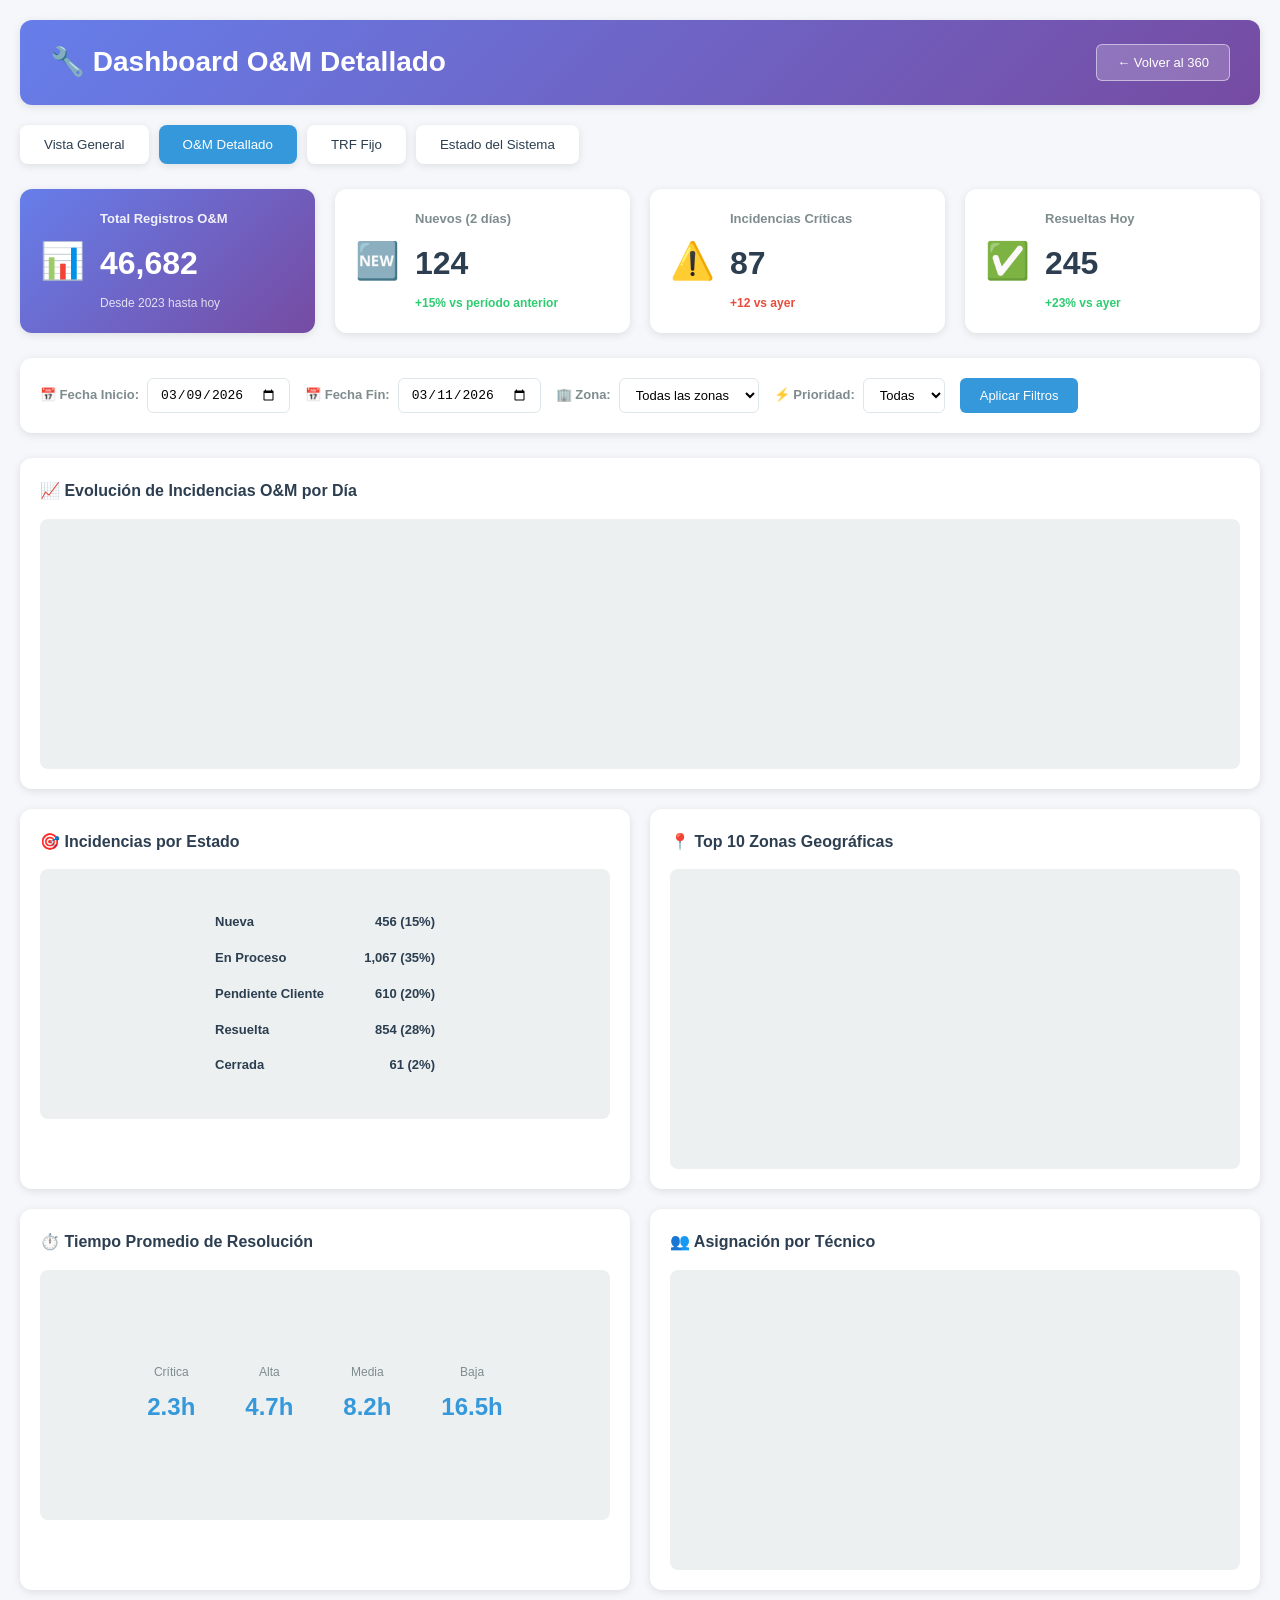
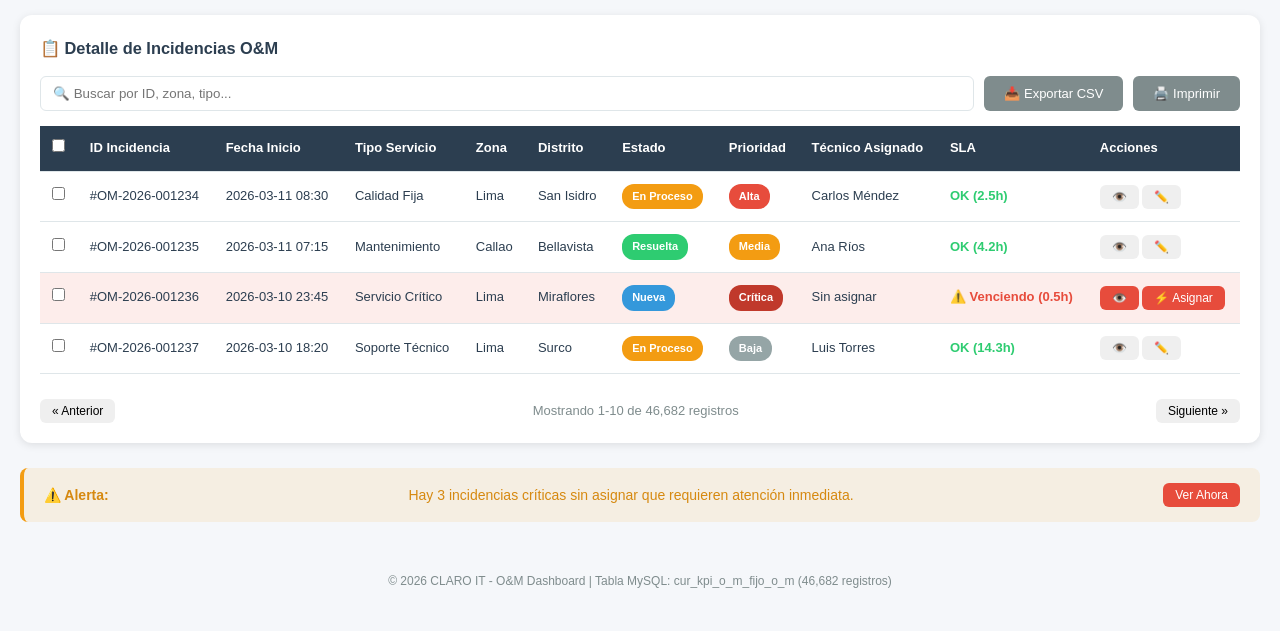
<file: dashboard/dashboard_om.html>
<!DOCTYPE html>
<html lang="es">
<head>
    <meta charset="UTF-8">
    <meta name="viewport" content="width=device-width, initial-scale=1.0">
    <title>Dashboard O&M Detallado</title>
    <link rel="stylesheet" href="styles.css">
</head>
<body>
    <div class="container">
        <header class="header">
            <div class="logo">
                <h1>🔧 Dashboard O&M Detallado</h1>
            </div>
            <div class="header-info">
                <button class="btn-back" onclick="window.location.href='index.html'">← Volver al 360</button>
            </div>
        </header>

        <nav class="nav-tabs">
            <button class="tab-btn" onclick="window.location.href='index.html'">Vista General</button>
            <button class="tab-btn active">O&M Detallado</button>
            <button class="tab-btn" onclick="window.location.href='dashboard_trf.html'">TRF Fijo</button>
            <button class="tab-btn" onclick="window.location.href='system_status.html'">Estado del Sistema</button>
        </nav>

        <!-- O&M Specific KPIs -->
        <section class="kpi-grid">
            <div class="kpi-card highlight">
                <div class="kpi-icon">📊</div>
                <div class="kpi-content">
                    <h3>Total Registros O&M</h3>
                    <div class="kpi-value">46,682</div>
                    <div class="kpi-subtext">Desde 2023 hasta hoy</div>
                </div>
            </div>

            <div class="kpi-card">
                <div class="kpi-icon">🆕</div>
                <div class="kpi-content">
                    <h3>Nuevos (2 días)</h3>
                    <div class="kpi-value">124</div>
                    <div class="kpi-change positive">+15% vs período anterior</div>
                </div>
            </div>

            <div class="kpi-card">
                <div class="kpi-icon">⚠️</div>
                <div class="kpi-content">
                    <h3>Incidencias Críticas</h3>
                    <div class="kpi-value">87</div>
                    <div class="kpi-change negative">+12 vs ayer</div>
                </div>
            </div>

            <div class="kpi-card">
                <div class="kpi-icon">✅</div>
                <div class="kpi-content">
                    <h3>Resueltas Hoy</h3>
                    <div class="kpi-value">245</div>
                    <div class="kpi-change positive">+23% vs ayer</div>
                </div>
            </div>
        </section>

        <!-- Date Filters -->
        <section class="filters">
            <div class="filter-group">
                <label>📅 Fecha Inicio:</label>
                <input type="date" id="startDate" value="2026-03-09">
            </div>
            <div class="filter-group">
                <label>📅 Fecha Fin:</label>
                <input type="date" id="endDate" value="2026-03-11">
            </div>
            <div class="filter-group">
                <label>🏢 Zona:</label>
                <select id="zoneFilter">
                    <option value="all">Todas las zonas</option>
                    <option value="lima">Lima</option>
                    <option value="callao">Callao</option>
                    <option value="provincias">Provincias</option>
                </select>
            </div>
            <div class="filter-group">
                <label>⚡ Prioridad:</label>
                <select id="priorityFilter">
                    <option value="all">Todas</option>
                    <option value="high">Alta</option>
                    <option value="medium">Media</option>
                    <option value="low">Baja</option>
                </select>
            </div>
            <button class="btn-primary" onclick="applyFilters()">Aplicar Filtros</button>
        </section>

        <!-- Detailed Charts -->
        <section class="charts-grid">
            <div class="chart-container full-width">
                <h3>📈 Evolución de Incidencias O&M por Día</h3>
                <div class="chart-placeholder">
                    <canvas id="omTrendChart" width="800" height="250"></canvas>
                </div>
            </div>

            <div class="chart-container">
                <h3>🎯 Incidencias por Estado</h3>
                <div class="chart-placeholder">
                    <div class="stat-list">
                        <div class="stat-item">
                            <span class="stat-label">Nueva</span>
                            <div class="stat-bar">
                                <div class="stat-fill" style="width: 15%; background: #3498db;"></div>
                            </div>
                            <span class="stat-value">456 (15%)</span>
                        </div>
                        <div class="stat-item">
                            <span class="stat-label">En Proceso</span>
                            <div class="stat-bar">
                                <div class="stat-fill" style="width: 35%; background: #f39c12;"></div>
                            </div>
                            <span class="stat-value">1,067 (35%)</span>
                        </div>
                        <div class="stat-item">
                            <span class="stat-label">Pendiente Cliente</span>
                            <div class="stat-bar">
                                <div class="stat-fill" style="width: 20%; background: #9b59b6;"></div>
                            </div>
                            <span class="stat-value">610 (20%)</span>
                        </div>
                        <div class="stat-item">
                            <span class="stat-label">Resuelta</span>
                            <div class="stat-bar">
                                <div class="stat-fill" style="width: 28%; background: #2ecc71;"></div>
                            </div>
                            <span class="stat-value">854 (28%)</span>
                        </div>
                        <div class="stat-item">
                            <span class="stat-label">Cerrada</span>
                            <div class="stat-bar">
                                <div class="stat-fill" style="width: 2%; background: #95a5a6;"></div>
                            </div>
                            <span class="stat-value">61 (2%)</span>
                        </div>
                    </div>
                </div>
            </div>

            <div class="chart-container">
                <h3>📍 Top 10 Zonas Geográficas</h3>
                <div class="chart-placeholder">
                    <canvas id="omZoneChart" width="400" height="300"></canvas>
                </div>
            </div>

            <div class="chart-container">
                <h3>⏱️ Tiempo Promedio de Resolución</h3>
                <div class="chart-placeholder">
                    <div class="avg-time-display">
                        <div class="time-card">
                            <span class="time-label">Crítica</span>
                            <span class="time-value">2.3h</span>
                        </div>
                        <div class="time-card">
                            <span class="time-label">Alta</span>
                            <span class="time-value">4.7h</span>
                        </div>
                        <div class="time-card">
                            <span class="time-label">Media</span>
                            <span class="time-value">8.2h</span>
                        </div>
                        <div class="time-card">
                            <span class="time-label">Baja</span>
                            <span class="time-value">16.5h</span>
                        </div>
                    </div>
                </div>
            </div>

            <div class="chart-container">
                <h3>👥 Asignación por Técnico</h3>
                <div class="chart-placeholder">
                    <canvas id="technicianChart" width="400" height="300"></canvas>
                </div>
            </div>
        </section>

        <!-- Detailed Table -->
        <section class="data-table-section">
            <h3>📋 Detalle de Incidencias O&M</h3>
            <div class="table-controls">
                <input type="text" id="searchOMTable" placeholder="🔍 Buscar por ID, zona, tipo..." onkeyup="filterTable()">
                <button class="btn-secondary" onclick="exportOMData()">📥 Exportar CSV</button>
                <button class="btn-secondary" onclick="printReport()">🖨️ Imprimir</button>
            </div>
            <div class="table-wrapper">
                <table class="data-table detailed-table">
                    <thead>
                        <tr>
                            <th><input type="checkbox" id="selectAll"></th>
                            <th>ID Incidencia</th>
                            <th>Fecha Inicio</th>
                            <th>Tipo Servicio</th>
                            <th>Zona</th>
                            <th>Distrito</th>
                            <th>Estado</th>
                            <th>Prioridad</th>
                            <th>Técnico Asignado</th>
                            <th>SLA</th>
                            <th>Acciones</th>
                        </tr>
                    </thead>
                    <tbody>
                        <tr>
                            <td><input type="checkbox"></td>
                            <td>#OM-2026-001234</td>
                            <td>2026-03-11 08:30</td>
                            <td>Calidad Fija</td>
                            <td>Lima</td>
                            <td>San Isidro</td>
                            <td><span class="status-badge status-pending">En Proceso</span></td>
                            <td><span class="priority high">Alta</span></td>
                            <td>Carlos Méndez</td>
                            <td><span class="sla-ok">OK (2.5h)</span></td>
                            <td>
                                <button class="btn-sm" onclick="viewDetails('OM-001234')">👁️</button>
                                <button class="btn-sm" onclick="editIncident('OM-001234')">✏️</button>
                            </td>
                        </tr>
                        <tr>
                            <td><input type="checkbox"></td>
                            <td>#OM-2026-001235</td>
                            <td>2026-03-11 07:15</td>
                            <td>Mantenimiento</td>
                            <td>Callao</td>
                            <td>Bellavista</td>
                            <td><span class="status-badge status-resolved">Resuelta</span></td>
                            <td><span class="priority medium">Media</span></td>
                            <td>Ana Ríos</td>
                            <td><span class="sla-ok">OK (4.2h)</span></td>
                            <td>
                                <button class="btn-sm" onclick="viewDetails('OM-001235')">👁️</button>
                                <button class="btn-sm" onclick="editIncident('OM-001235')">✏️</button>
                            </td>
                        </tr>
                        <tr class="row-alert">
                            <td><input type="checkbox"></td>
                            <td>#OM-2026-001236</td>
                            <td>2026-03-10 23:45</td>
                            <td>Servicio Crítico</td>
                            <td>Lima</td>
                            <td>Miraflores</td>
                            <td><span class="status-badge status-new">Nueva</span></td>
                            <td><span class="priority critical">Crítica</span></td>
                            <td>Sin asignar</td>
                            <td><span class="sla-warning">⚠️ Venciendo (0.5h)</span></td>
                            <td>
                                <button class="btn-sm btn-urgent" onclick="viewDetails('OM-001236')">👁️</button>
                                <button class="btn-sm btn-urgent" onclick="assignUrgent('OM-001236')">⚡ Asignar</button>
                            </td>
                        </tr>
                        <tr>
                            <td><input type="checkbox"></td>
                            <td>#OM-2026-001237</td>
                            <td>2026-03-10 18:20</td>
                            <td>Soporte Técnico</td>
                            <td>Lima</td>
                            <td>Surco</td>
                            <td><span class="status-badge status-pending">En Proceso</span></td>
                            <td><span class="priority low">Baja</span></td>
                            <td>Luis Torres</td>
                            <td><span class="sla-ok">OK (14.3h)</span></td>
                            <td>
                                <button class="btn-sm" onclick="viewDetails('OM-001237')">👁️</button>
                                <button class="btn-sm" onclick="editIncident('OM-001237')">✏️</button>
                            </td>
                        </tr>
                    </tbody>
                </table>
            </div>
            <div class="pagination">
                <button class="btn-sm">« Anterior</button>
                <span class="page-info">Mostrando 1-10 de 46,682 registros</span>
                <button class="btn-sm">Siguiente »</button>
            </div>
        </section>

        <!-- Alert Section -->
        <section class="alert-section">
            <div class="alert alert-warning">
                <strong>⚠️ Alerta:</strong> Hay 3 incidencias críticas sin asignar que requieren atención inmediata.
                <button class="btn-sm btn-alert">Ver Ahora</button>
            </div>
        </section>

        <footer class="footer">
            <p>© 2026 CLARO IT - O&M Dashboard | Tabla MySQL: cur_kpi_o_m_fijo_o_m (46,682 registros)</p>
        </footer>
    </div>

    <script src="dashboard.js"></script>
</body>
</html>
</file>
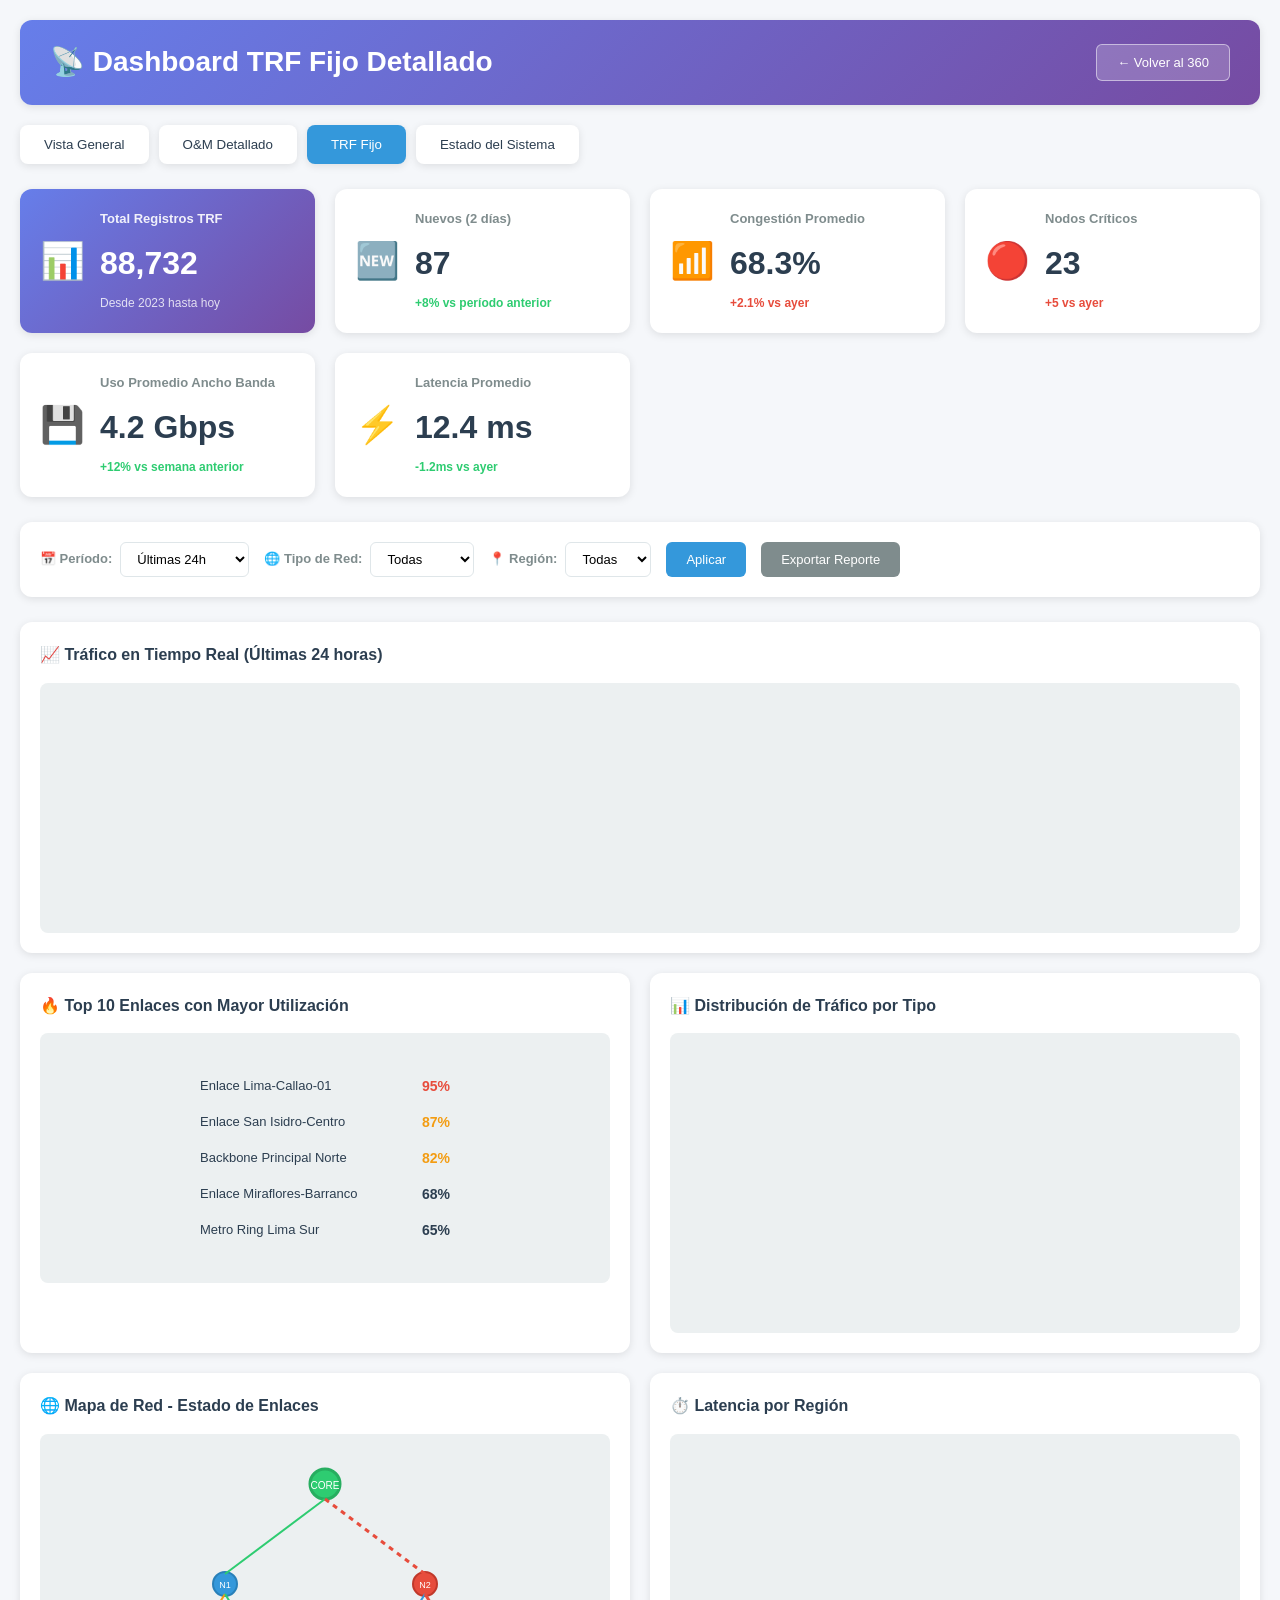
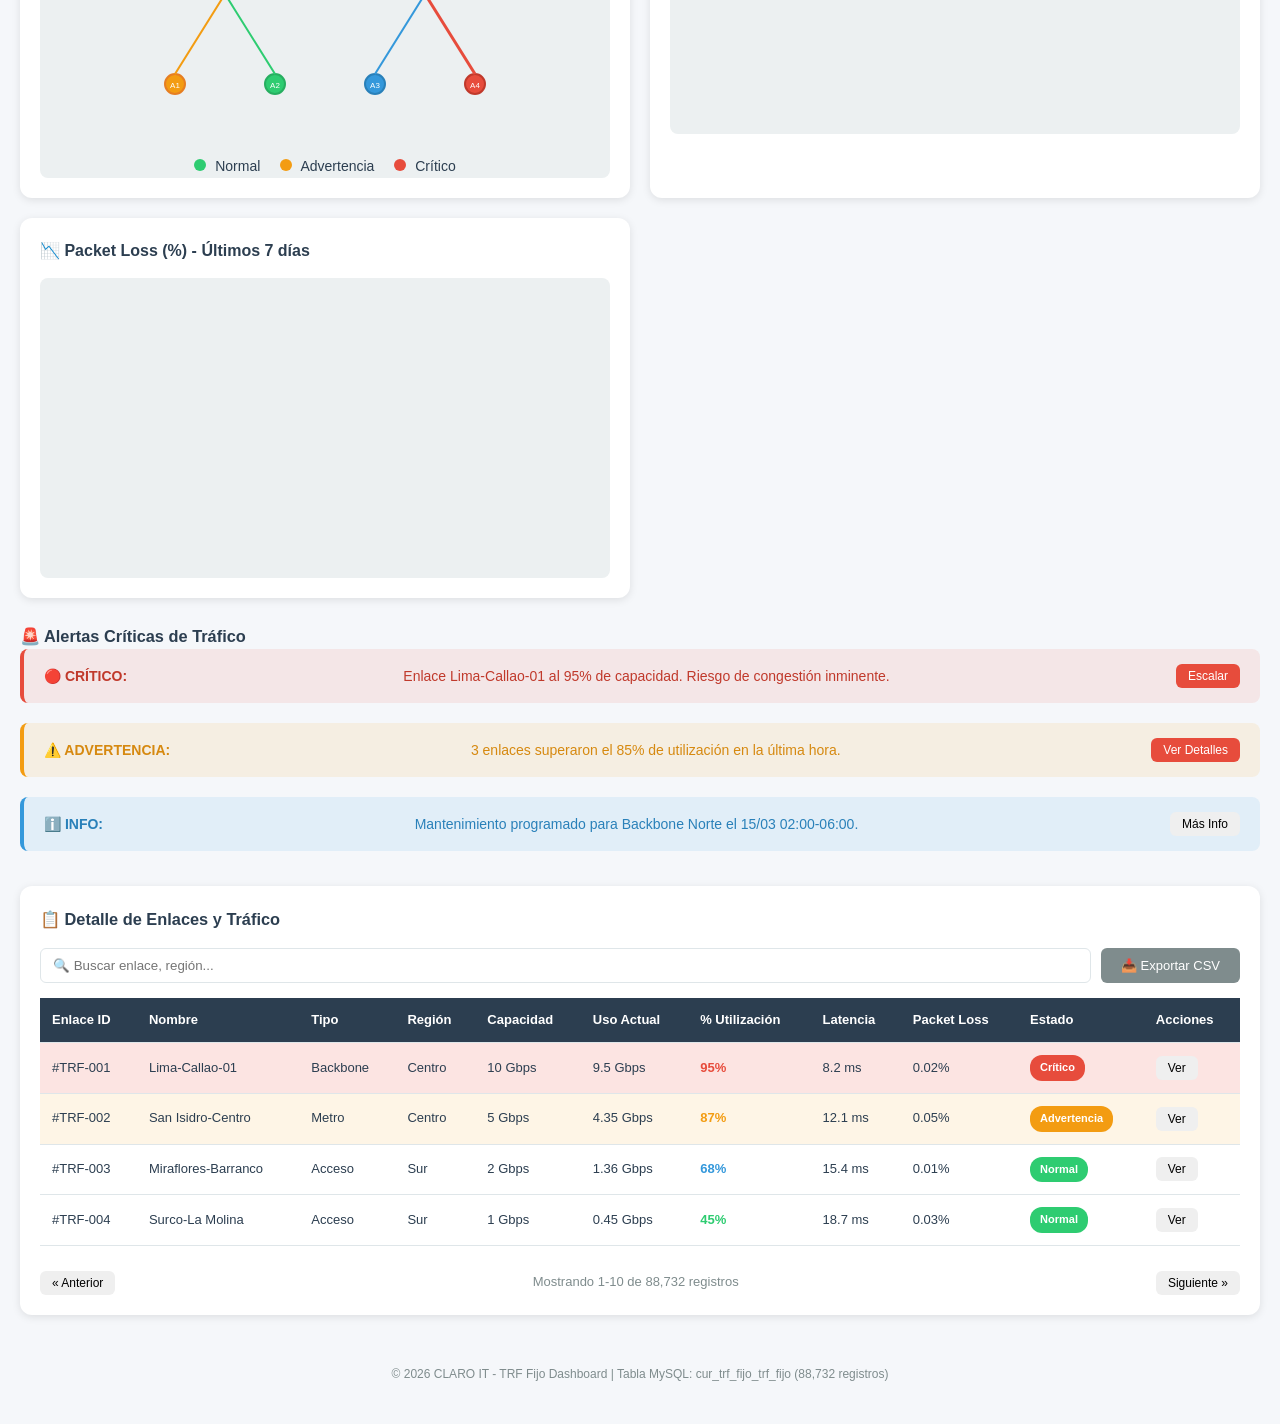
<file: dashboard/dashboard_trf.html>
<!DOCTYPE html>
<html lang="es">
<head>
    <meta charset="UTF-8">
    <meta name="viewport" content="width=device-width, initial-scale=1.0">
    <title>Dashboard TRF Fijo Detallado</title>
    <link rel="stylesheet" href="styles.css">
</head>
<body>
    <div class="container">
        <header class="header">
            <div class="logo">
                <h1>📡 Dashboard TRF Fijo Detallado</h1>
            </div>
            <div class="header-info">
                <button class="btn-back" onclick="window.location.href='index.html'">← Volver al 360</button>
            </div>
        </header>

        <nav class="nav-tabs">
            <button class="tab-btn" onclick="window.location.href='index.html'">Vista General</button>
            <button class="tab-btn" onclick="window.location.href='dashboard_om.html'">O&M Detallado</button>
            <button class="tab-btn active">TRF Fijo</button>
            <button class="tab-btn" onclick="window.location.href='system_status.html'">Estado del Sistema</button>
        </nav>

        <!-- TRF Specific KPIs -->
        <section class="kpi-grid">
            <div class="kpi-card highlight">
                <div class="kpi-icon">📊</div>
                <div class="kpi-content">
                    <h3>Total Registros TRF</h3>
                    <div class="kpi-value">88,732</div>
                    <div class="kpi-subtext">Desde 2023 hasta hoy</div>
                </div>
            </div>

            <div class="kpi-card">
                <div class="kpi-icon">🆕</div>
                <div class="kpi-content">
                    <h3>Nuevos (2 días)</h3>
                    <div class="kpi-value">87</div>
                    <div class="kpi-change positive">+8% vs período anterior</div>
                </div>
            </div>

            <div class="kpi-card">
                <div class="kpi-icon">📶</div>
                <div class="kpi-content">
                    <h3>Congestión Promedio</h3>
                    <div class="kpi-value">68.3%</div>
                    <div class="kpi-change negative">+2.1% vs ayer</div>
                </div>
            </div>

            <div class="kpi-card">
                <div class="kpi-icon">🔴</div>
                <div class="kpi-content">
                    <h3>Nodos Críticos</h3>
                    <div class="kpi-value">23</div>
                    <div class="kpi-change negative">+5 vs ayer</div>
                </div>
            </div>

            <div class="kpi-card">
                <div class="kpi-icon">💾</div>
                <div class="kpi-content">
                    <h3>Uso Promedio Ancho Banda</h3>
                    <div class="kpi-value">4.2 Gbps</div>
                    <div class="kpi-change positive">+12% vs semana anterior</div>
                </div>
            </div>

            <div class="kpi-card">
                <div class="kpi-icon">⚡</div>
                <div class="kpi-content">
                    <h3>Latencia Promedio</h3>
                    <div class="kpi-value">12.4 ms</div>
                    <div class="kpi-change positive">-1.2ms vs ayer</div>
                </div>
            </div>
        </section>

        <!-- Filters -->
        <section class="filters">
            <div class="filter-group">
                <label>📅 Período:</label>
                <select id="periodFilter">
                    <option value="realtime">Tiempo Real</option>
                    <option value="1h">Última Hora</option>
                    <option value="24h" selected>Últimas 24h</option>
                    <option value="7d">Últimos 7 días</option>
                </select>
            </div>
            <div class="filter-group">
                <label>🌐 Tipo de Red:</label>
                <select id="networkType">
                    <option value="all">Todas</option>
                    <option value="backbone">Backbone</option>
                    <option value="metro">Metro</option>
                    <option value="access">Acceso</option>
                </select>
            </div>
            <div class="filter-group">
                <label>📍 Región:</label>
                <select id="regionFilter">
                    <option value="all">Todas</option>
                    <option value="norte">Norte</option>
                    <option value="centro">Centro</option>
                    <option value="sur">Sur</option>
                </select>
            </div>
            <button class="btn-primary">Aplicar</button>
            <button class="btn-secondary">Exportar Reporte</button>
        </section>

        <!-- Real-time Traffic Charts -->
        <section class="charts-grid">
            <div class="chart-container full-width">
                <h3>📈 Tráfico en Tiempo Real (Últimas 24 horas)</h3>
                <div class="chart-placeholder">
                    <canvas id="trfRealtimeChart" width="800" height="250"></canvas>
                </div>
            </div>

            <div class="chart-container">
                <h3>🔥 Top 10 Enlaces con Mayor Utilización</h3>
                <div class="chart-placeholder">
                    <div class="traffic-list">
                        <div class="traffic-item critical">
                            <span class="traffic-name">Enlace Lima-Callao-01</span>
                            <div class="traffic-bar">
                                <div class="traffic-fill" style="width: 95%; background: #e74c3c;"></div>
                            </div>
                            <span class="traffic-value">95%</span>
                        </div>
                        <div class="traffic-item warning">
                            <span class="traffic-name">Enlace San Isidro-Centro</span>
                            <div class="traffic-bar">
                                <div class="traffic-fill" style="width: 87%; background: #f39c12;"></div>
                            </div>
                            <span class="traffic-value">87%</span>
                        </div>
                        <div class="traffic-item warning">
                            <span class="traffic-name">Backbone Principal Norte</span>
                            <div class="traffic-bar">
                                <div class="traffic-fill" style="width: 82%; background: #f39c12;"></div>
                            </div>
                            <span class="traffic-value">82%</span>
                        </div>
                        <div class="traffic-item normal">
                            <span class="traffic-name">Enlace Miraflores-Barranco</span>
                            <div class="traffic-bar">
                                <div class="traffic-fill" style="width: 68%; background: #3498db;"></div>
                            </div>
                            <span class="traffic-value">68%</span>
                        </div>
                        <div class="traffic-item normal">
                            <span class="traffic-name">Metro Ring Lima Sur</span>
                            <div class="traffic-bar">
                                <div class="traffic-fill" style="width: 65%; background: #3498db;"></div>
                            </div>
                            <span class="traffic-value">65%</span>
                        </div>
                    </div>
                </div>
            </div>

            <div class="chart-container">
                <h3>📊 Distribución de Tráfico por Tipo</h3>
                <div class="chart-placeholder">
                    <canvas id="trfTypeChart" width="300" height="300"></canvas>
                </div>
            </div>

            <div class="chart-container">
                <h3>🌐 Mapa de Red - Estado de Enlaces</h3>
                <div class="chart-placeholder">
                    <div class="network-map">
                        <svg width="100%" height="300" viewBox="0 0 400 300">
                            <!-- Nodos principales -->
                            <circle cx="200" cy="50" r="15" fill="#2ecc71" stroke="#27ae60" stroke-width="3"/>
                            <text x="200" y="55" text-anchor="middle" fill="white" font-size="10">CORE</text>
                            
                            <circle cx="100" cy="150" r="12" fill="#3498db" stroke="#2980b9" stroke-width="2"/>
                            <text x="100" y="154" text-anchor="middle" fill="white" font-size="9">N1</text>
                            
                            <circle cx="300" cy="150" r="12" fill="#e74c3c" stroke="#c0392b" stroke-width="2"/>
                            <text x="300" y="154" text-anchor="middle" fill="white" font-size="9">N2</text>
                            
                            <circle cx="50" cy="250" r="10" fill="#f39c12" stroke="#e67e22" stroke-width="2"/>
                            <text x="50" y="254" text-anchor="middle" fill="white" font-size="8">A1</text>
                            
                            <circle cx="150" cy="250" r="10" fill="#2ecc71" stroke="#27ae60" stroke-width="2"/>
                            <text x="150" y="254" text-anchor="middle" fill="white" font-size="8">A2</text>
                            
                            <circle cx="250" cy="250" r="10" fill="#3498db" stroke="#2980b9" stroke-width="2"/>
                            <text x="250" y="254" text-anchor="middle" fill="white" font-size="8">A3</text>
                            
                            <circle cx="350" cy="250" r="10" fill="#e74c3c" stroke="#c0392b" stroke-width="2"/>
                            <text x="350" y="254" text-anchor="middle" fill="white" font-size="8">A4</text>
                            
                            <!-- Enlaces -->
                            <line x1="200" y1="65" x2="100" y2="140" stroke="#2ecc71" stroke-width="2"/>
                            <line x1="200" y1="65" x2="300" y2="140" stroke="#e74c3c" stroke-width="3" stroke-dasharray="5,5"/>
                            
                            <line x1="100" y1="160" x2="50" y2="240" stroke="#f39c12" stroke-width="2"/>
                            <line x1="100" y1="160" x2="150" y2="240" stroke="#2ecc71" stroke-width="2"/>
                            
                            <line x1="300" y1="160" x2="250" y2="240" stroke="#3498db" stroke-width="2"/>
                            <line x1="300" y1="160" x2="350" y2="240" stroke="#e74c3c" stroke-width="3"/>
                        </svg>
                        <div class="legend">
                            <span><span class="dot green"></span> Normal</span>
                            <span><span class="dot orange"></span> Advertencia</span>
                            <span><span class="dot red"></span> Crítico</span>
                        </div>
                    </div>
                </div>
            </div>

            <div class="chart-container">
                <h3>⏱️ Latencia por Región</h3>
                <div class="chart-placeholder">
                    <canvas id="latencyChart" width="400" height="300"></canvas>
                </div>
            </div>

            <div class="chart-container">
                <h3>📉 Packet Loss (%) - Últimos 7 días</h3>
                <div class="chart-placeholder">
                    <canvas id="packetLossChart" width="400" height="300"></canvas>
                </div>
            </div>
        </section>

        <!-- Critical Alerts -->
        <section class="alert-section">
            <h3>🚨 Alertas Críticas de Tráfico</h3>
            <div class="alerts-grid">
                <div class="alert alert-critical">
                    <strong>🔴 CRÍTICO:</strong> Enlace Lima-Callao-01 al 95% de capacidad. Riesgo de congestión inminente.
                    <button class="btn-sm btn-alert">Escalar</button>
                </div>
                <div class="alert alert-warning">
                    <strong>⚠️ ADVERTENCIA:</strong> 3 enlaces superaron el 85% de utilización en la última hora.
                    <button class="btn-sm btn-alert">Ver Detalles</button>
                </div>
                <div class="alert alert-info">
                    <strong>ℹ️ INFO:</strong> Mantenimiento programado para Backbone Norte el 15/03 02:00-06:00.
                    <button class="btn-sm">Más Info</button>
                </div>
            </div>
        </section>

        <!-- Detailed Traffic Table -->
        <section class="data-table-section">
            <h3>📋 Detalle de Enlaces y Tráfico</h3>
            <div class="table-controls">
                <input type="text" id="searchTRFTable" placeholder="🔍 Buscar enlace, región..." onkeyup="filterTable()">
                <button class="btn-secondary">📥 Exportar CSV</button>
            </div>
            <div class="table-wrapper">
                <table class="data-table detailed-table">
                    <thead>
                        <tr>
                            <th>Enlace ID</th>
                            <th>Nombre</th>
                            <th>Tipo</th>
                            <th>Región</th>
                            <th>Capacidad</th>
                            <th>Uso Actual</th>
                            <th>% Utilización</th>
                            <th>Latencia</th>
                            <th>Packet Loss</th>
                            <th>Estado</th>
                            <th>Acciones</th>
                        </tr>
                    </thead>
                    <tbody>
                        <tr class="row-critical">
                            <td>#TRF-001</td>
                            <td>Lima-Callao-01</td>
                            <td>Backbone</td>
                            <td>Centro</td>
                            <td>10 Gbps</td>
                            <td>9.5 Gbps</td>
                            <td><span class="util-critical">95%</span></td>
                            <td>8.2 ms</td>
                            <td>0.02%</td>
                            <td><span class="status-badge status-critical">Crítico</span></td>
                            <td><button class="btn-sm">Ver</button></td>
                        </tr>
                        <tr class="row-warning">
                            <td>#TRF-002</td>
                            <td>San Isidro-Centro</td>
                            <td>Metro</td>
                            <td>Centro</td>
                            <td>5 Gbps</td>
                            <td>4.35 Gbps</td>
                            <td><span class="util-warning">87%</span></td>
                            <td>12.1 ms</td>
                            <td>0.05%</td>
                            <td><span class="status-badge status-warning">Advertencia</span></td>
                            <td><button class="btn-sm">Ver</button></td>
                        </tr>
                        <tr>
                            <td>#TRF-003</td>
                            <td>Miraflores-Barranco</td>
                            <td>Acceso</td>
                            <td>Sur</td>
                            <td>2 Gbps</td>
                            <td>1.36 Gbps</td>
                            <td><span class="util-normal">68%</span></td>
                            <td>15.4 ms</td>
                            <td>0.01%</td>
                            <td><span class="status-badge status-ok">Normal</span></td>
                            <td><button class="btn-sm">Ver</button></td>
                        </tr>
                        <tr>
                            <td>#TRF-004</td>
                            <td>Surco-La Molina</td>
                            <td>Acceso</td>
                            <td>Sur</td>
                            <td>1 Gbps</td>
                            <td>0.45 Gbps</td>
                            <td><span class="util-low">45%</span></td>
                            <td>18.7 ms</td>
                            <td>0.03%</td>
                            <td><span class="status-badge status-ok">Normal</span></td>
                            <td><button class="btn-sm">Ver</button></td>
                        </tr>
                    </tbody>
                </table>
            </div>
            <div class="pagination">
                <button class="btn-sm">« Anterior</button>
                <span class="page-info">Mostrando 1-10 de 88,732 registros</span>
                <button class="btn-sm">Siguiente »</button>
            </div>
        </section>

        <footer class="footer">
            <p>© 2026 CLARO IT - TRF Fijo Dashboard | Tabla MySQL: cur_trf_fijo_trf_fijo (88,732 registros)</p>
        </footer>
    </div>

    <script src="dashboard.js"></script>
</body>
</html>
</file>
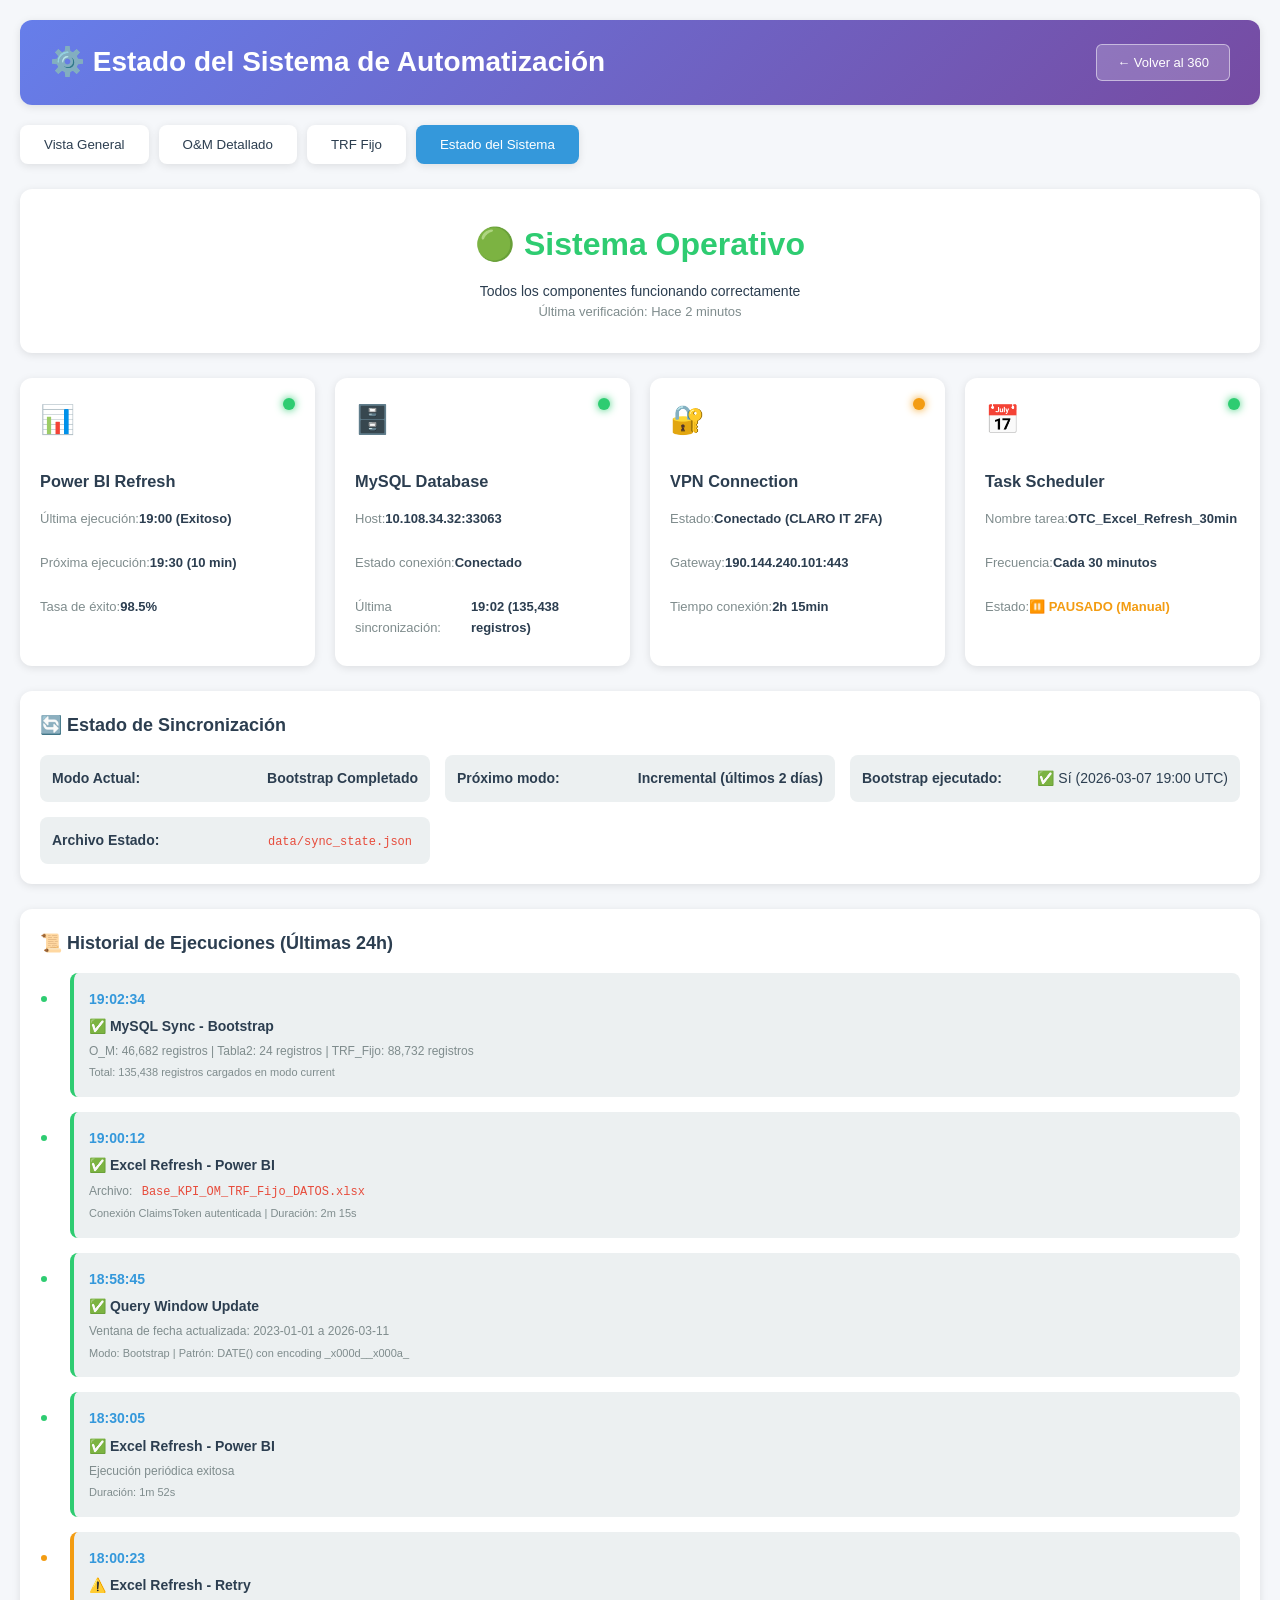
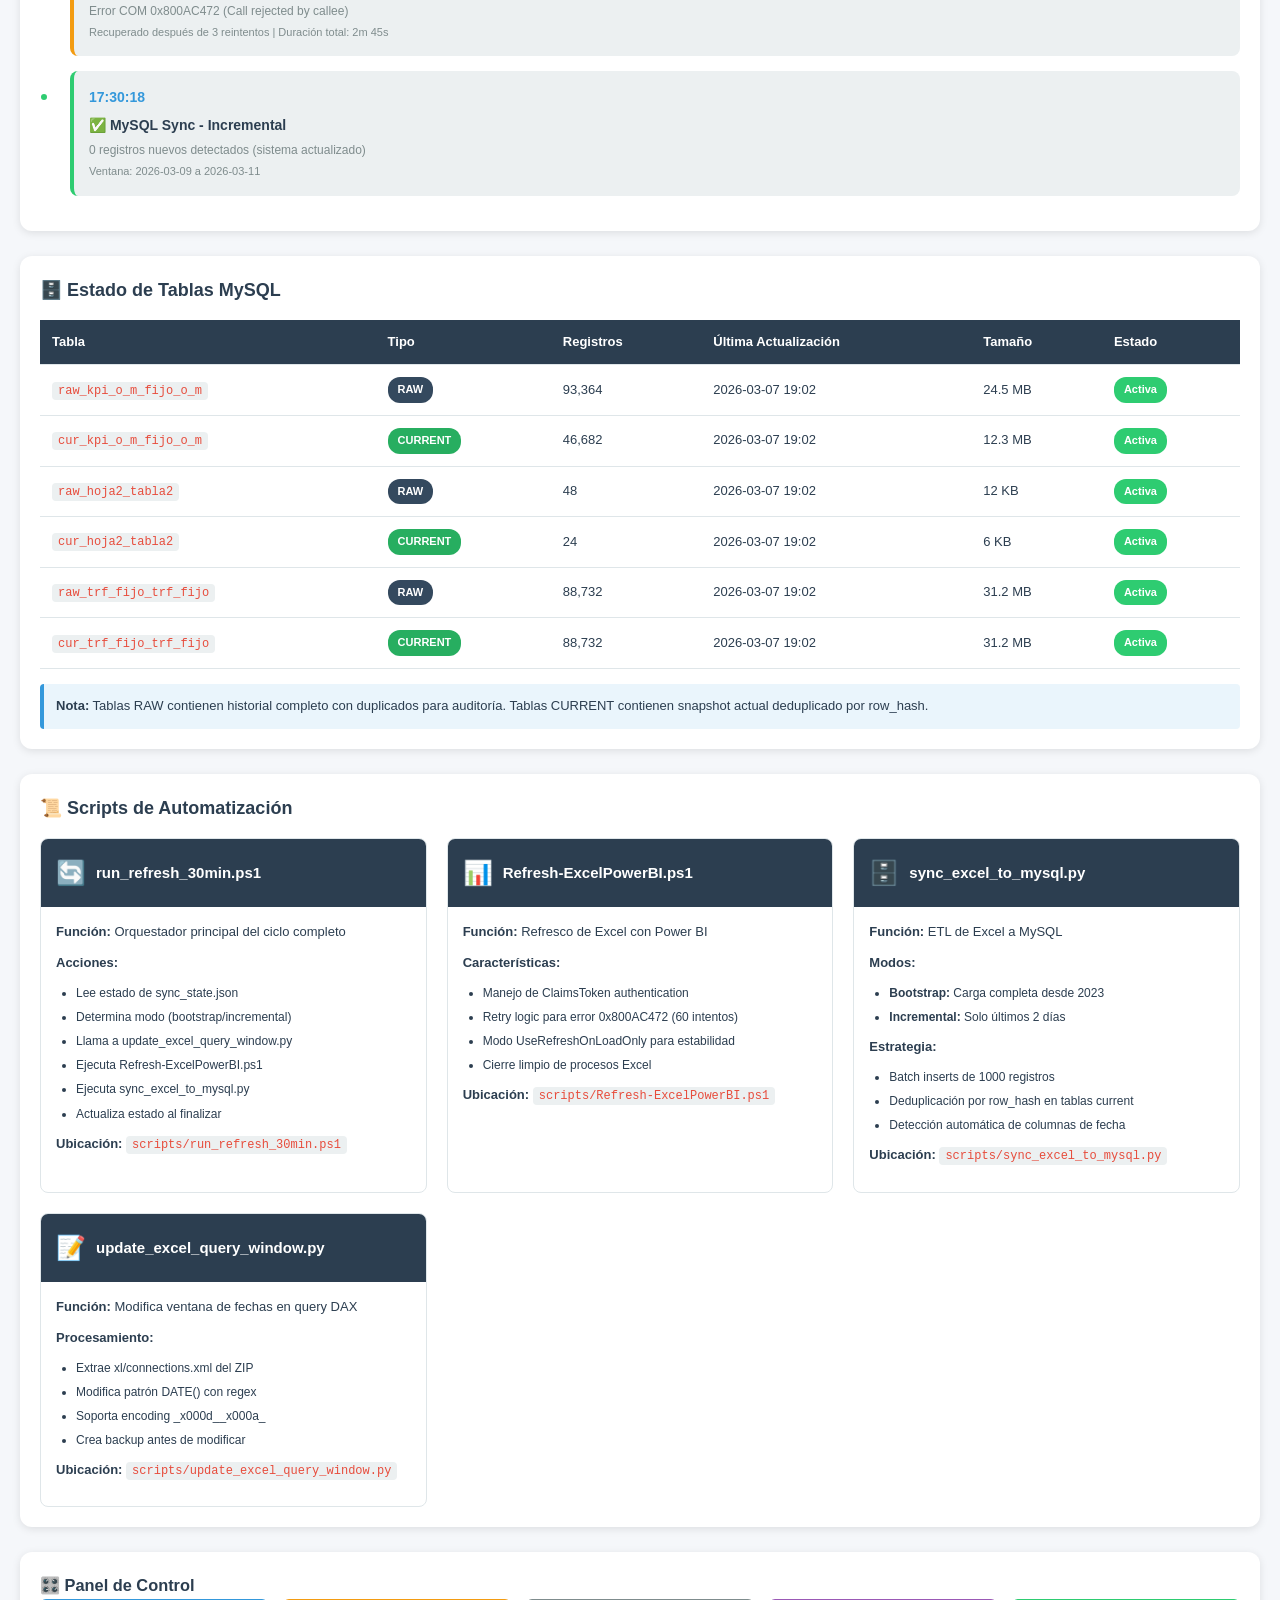
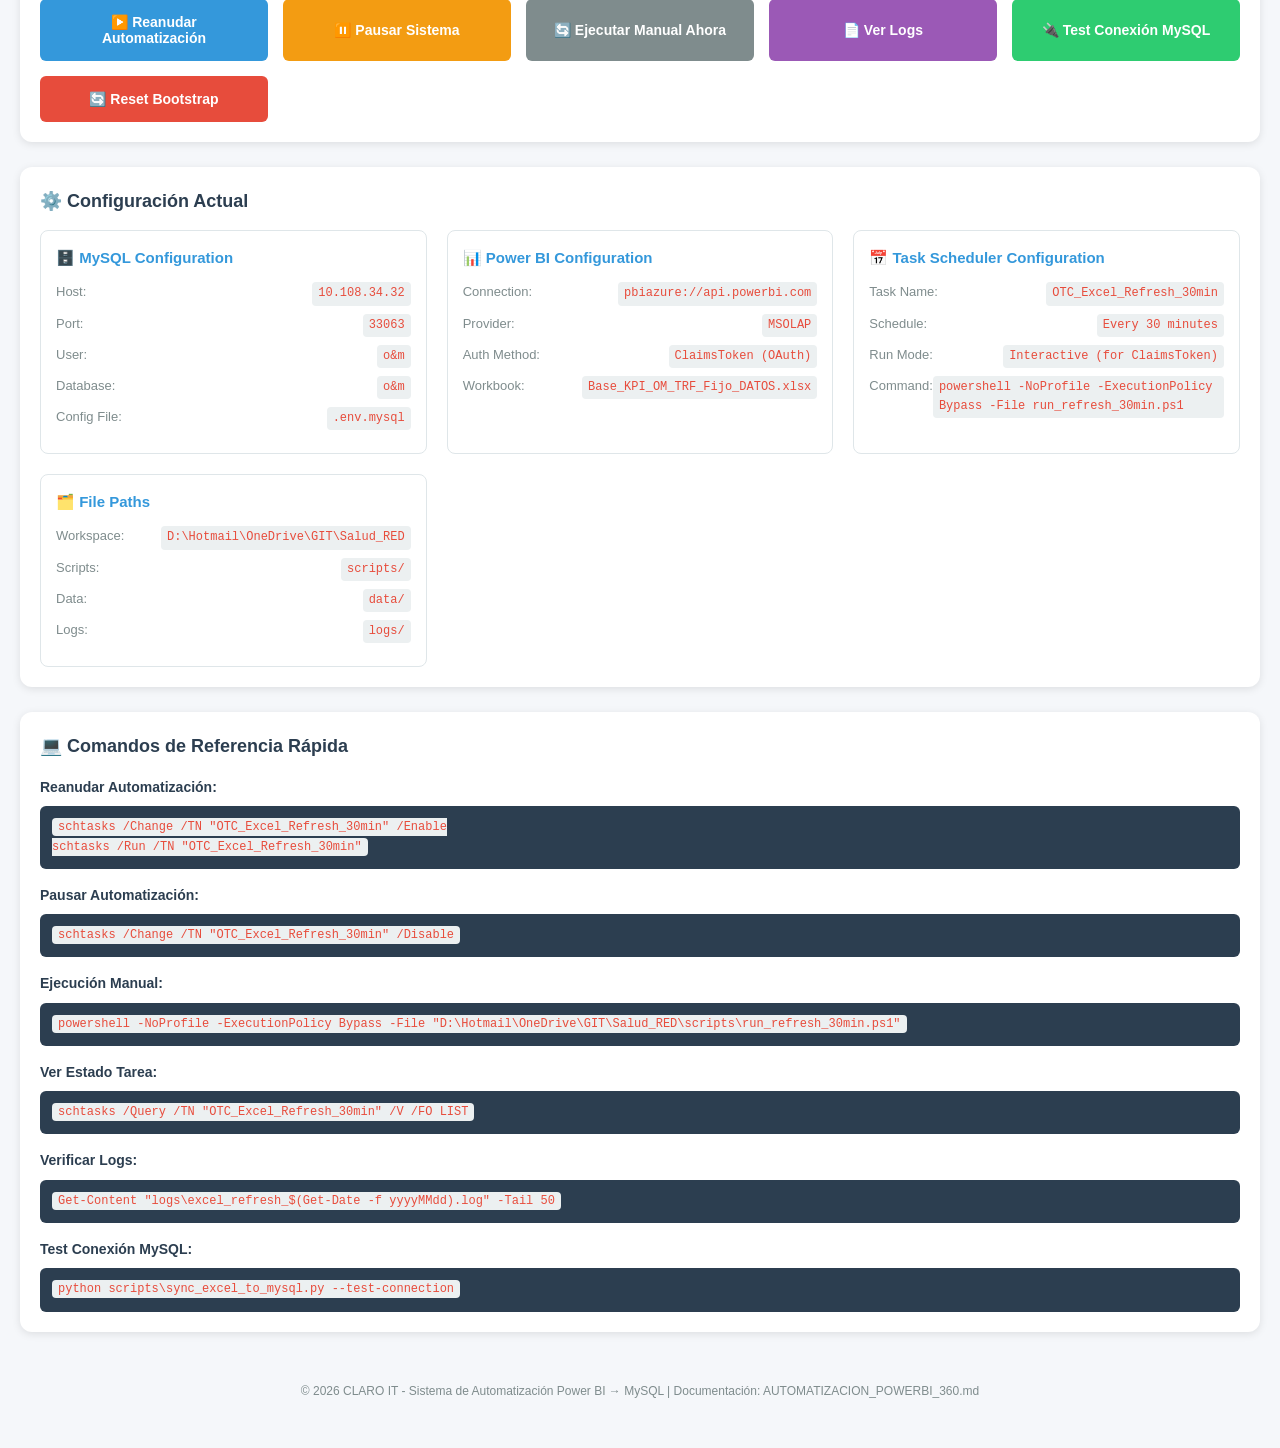
<file: dashboard/system_status.html>
<!DOCTYPE html>
<html lang="es">
<head>
    <meta charset="UTF-8">
    <meta name="viewport" content="width=device-width, initial-scale=1.0">
    <title>Estado del Sistema - Automatización</title>
    <link rel="stylesheet" href="styles.css">
</head>
<body>
    <div class="container">
        <header class="header">
            <div class="logo">
                <h1>⚙️ Estado del Sistema de Automatización</h1>
            </div>
            <div class="header-info">
                <button class="btn-back" onclick="window.location.href='index.html'">← Volver al 360</button>
            </div>
        </header>

        <nav class="nav-tabs">
            <button class="tab-btn" onclick="window.location.href='index.html'">Vista General</button>
            <button class="tab-btn" onclick="window.location.href='dashboard_om.html'">O&M Detallado</button>
            <button class="tab-btn" onclick="window.location.href='dashboard_trf.html'">TRF Fijo</button>
            <button class="tab-btn active">Estado del Sistema</button>
        </nav>

        <!-- System Status Overview -->
        <section class="system-overview">
            <div class="status-card large">
                <h2>🟢 Sistema Operativo</h2>
                <p>Todos los componentes funcionando correctamente</p>
                <div class="status-time">Última verificación: Hace 2 minutos</div>
            </div>
        </section>

        <!-- Infrastructure Components -->
        <section class="kpi-grid">
            <div class="kpi-card component-card">
                <div class="component-header">
                    <span class="component-icon">📊</span>
                    <span class="status-indicator green"></span>
                </div>
                <h3>Power BI Refresh</h3>
                <div class="component-detail">
                    <span>Última ejecución:</span>
                    <strong>19:00 (Exitoso)</strong>
                </div>
                <div class="component-detail">
                    <span>Próxima ejecución:</span>
                    <strong>19:30 (10 min)</strong>
                </div>
                <div class="component-detail">
                    <span>Tasa de éxito:</span>
                    <strong>98.5%</strong>
                </div>
            </div>

            <div class="kpi-card component-card">
                <div class="component-header">
                    <span class="component-icon">🗄️</span>
                    <span class="status-indicator green"></span>
                </div>
                <h3>MySQL Database</h3>
                <div class="component-detail">
                    <span>Host:</span>
                    <strong>10.108.34.32:33063</strong>
                </div>
                <div class="component-detail">
                    <span>Estado conexión:</span>
                    <strong>Conectado</strong>
                </div>
                <div class="component-detail">
                    <span>Última sincronización:</span>
                    <strong>19:02 (135,438 registros)</strong>
                </div>
            </div>

            <div class="kpi-card component-card">
                <div class="component-header">
                    <span class="component-icon">🔐</span>
                    <span class="status-indicator yellow"></span>
                </div>
                <h3>VPN Connection</h3>
                <div class="component-detail">
                    <span>Estado:</span>
                    <strong>Conectado (CLARO IT 2FA)</strong>
                </div>
                <div class="component-detail">
                    <span>Gateway:</span>
                    <strong>190.144.240.101:443</strong>
                </div>
                <div class="component-detail">
                    <span>Tiempo conexión:</span>
                    <strong>2h 15min</strong>
                </div>
            </div>

            <div class="kpi-card component-card">
                <div class="component-header">
                    <span class="component-icon">📅</span>
                    <span class="status-indicator green"></span>
                </div>
                <h3>Task Scheduler</h3>
                <div class="component-detail">
                    <span>Nombre tarea:</span>
                    <strong>OTC_Excel_Refresh_30min</strong>
                </div>
                <div class="component-detail">
                    <span>Frecuencia:</span>
                    <strong>Cada 30 minutos</strong>
                </div>
                <div class="component-detail">
                    <span>Estado:</span>
                    <strong class="text-warning">⏸️ PAUSADO (Manual)</strong>
                </div>
            </div>
        </section>

        <!-- Sync State -->
        <section class="system-section">
            <h3>🔄 Estado de Sincronización</h3>
            <div class="sync-state-card">
                <div class="sync-state-item">
                    <span class="sync-label">Modo Actual:</span>
                    <span class="sync-value"><strong>Bootstrap Completado</strong></span>
                </div>
                <div class="sync-state-item">
                    <span class="sync-label">Próximo modo:</span>
                    <span class="sync-value"><strong>Incremental (últimos 2 días)</strong></span>
                </div>
                <div class="sync-state-item">
                    <span class="sync-label">Bootstrap ejecutado:</span>
                    <span class="sync-value">✅ Sí (2026-03-07 19:00 UTC)</span>
                </div>
                <div class="sync-state-item">
                    <span class="sync-label">Archivo Estado:</span>
                    <span class="sync-value"><code>data/sync_state.json</code></span>
                </div>
            </div>
        </section>

        <!-- Execution History -->
        <section class="system-section">
            <h3>📜 Historial de Ejecuciones (Últimas 24h)</h3>
            <div class="execution-timeline">
                <div class="timeline-item success">
                    <div class="timeline-marker"></div>
                    <div class="timeline-content">
                        <div class="timeline-time">19:02:34</div>
                        <div class="timeline-title">✅ MySQL Sync - Bootstrap</div>
                        <div class="timeline-details">
                            <span>O_M: 46,682 registros</span> | 
                            <span>Tabla2: 24 registros</span> | 
                            <span>TRF_Fijo: 88,732 registros</span>
                        </div>
                        <div class="timeline-meta">Total: 135,438 registros cargados en modo current</div>
                    </div>
                </div>

                <div class="timeline-item success">
                    <div class="timeline-marker"></div>
                    <div class="timeline-content">
                        <div class="timeline-time">19:00:12</div>
                        <div class="timeline-title">✅ Excel Refresh - Power BI</div>
                        <div class="timeline-details">
                            Archivo: <code>Base_KPI_OM_TRF_Fijo_DATOS.xlsx</code>
                        </div>
                        <div class="timeline-meta">Conexión ClaimsToken autenticada | Duración: 2m 15s</div>
                    </div>
                </div>

                <div class="timeline-item success">
                    <div class="timeline-marker"></div>
                    <div class="timeline-content">
                        <div class="timeline-time">18:58:45</div>
                        <div class="timeline-title">✅ Query Window Update</div>
                        <div class="timeline-details">
                            Ventana de fecha actualizada: 2023-01-01 a 2026-03-11
                        </div>
                        <div class="timeline-meta">Modo: Bootstrap | Patrón: DATE() con encoding _x000d__x000a_</div>
                    </div>
                </div>

                <div class="timeline-item success">
                    <div class="timeline-marker"></div>
                    <div class="timeline-content">
                        <div class="timeline-time">18:30:05</div>
                        <div class="timeline-title">✅ Excel Refresh - Power BI</div>
                        <div class="timeline-details">
                            Ejecución periódica exitosa
                        </div>
                        <div class="timeline-meta">Duración: 1m 52s</div>
                    </div>
                </div>

                <div class="timeline-item warning">
                    <div class="timeline-marker"></div>
                    <div class="timeline-content">
                        <div class="timeline-time">18:00:23</div>
                        <div class="timeline-title">⚠️ Excel Refresh - Retry</div>
                        <div class="timeline-details">
                            Error COM 0x800AC472 (Call rejected by callee)
                        </div>
                        <div class="timeline-meta">Recuperado después de 3 reintentos | Duración total: 2m 45s</div>
                    </div>
                </div>

                <div class="timeline-item success">
                    <div class="timeline-marker"></div>
                    <div class="timeline-content">
                        <div class="timeline-time">17:30:18</div>
                        <div class="timeline-title">✅ MySQL Sync - Incremental</div>
                        <div class="timeline-details">
                            0 registros nuevos detectados (sistema actualizado)
                        </div>
                        <div class="timeline-meta">Ventana: 2026-03-09 a 2026-03-11</div>
                    </div>
                </div>
            </div>
        </section>

        <!-- Database Tables Status -->
        <section class="system-section">
            <h3>🗄️ Estado de Tablas MySQL</h3>
            <div class="table-wrapper">
                <table class="data-table system-table">
                    <thead>
                        <tr>
                            <th>Tabla</th>
                            <th>Tipo</th>
                            <th>Registros</th>
                            <th>Última Actualización</th>
                            <th>Tamaño</th>
                            <th>Estado</th>
                        </tr>
                    </thead>
                    <tbody>
                        <tr>
                            <td><code>raw_kpi_o_m_fijo_o_m</code></td>
                            <td><span class="badge badge-raw">RAW</span></td>
                            <td>93,364</td>
                            <td>2026-03-07 19:02</td>
                            <td>24.5 MB</td>
                            <td><span class="status-badge status-ok">Activa</span></td>
                        </tr>
                        <tr>
                            <td><code>cur_kpi_o_m_fijo_o_m</code></td>
                            <td><span class="badge badge-current">CURRENT</span></td>
                            <td>46,682</td>
                            <td>2026-03-07 19:02</td>
                            <td>12.3 MB</td>
                            <td><span class="status-badge status-ok">Activa</span></td>
                        </tr>
                        <tr>
                            <td><code>raw_hoja2_tabla2</code></td>
                            <td><span class="badge badge-raw">RAW</span></td>
                            <td>48</td>
                            <td>2026-03-07 19:02</td>
                            <td>12 KB</td>
                            <td><span class="status-badge status-ok">Activa</span></td>
                        </tr>
                        <tr>
                            <td><code>cur_hoja2_tabla2</code></td>
                            <td><span class="badge badge-current">CURRENT</span></td>
                            <td>24</td>
                            <td>2026-03-07 19:02</td>
                            <td>6 KB</td>
                            <td><span class="status-badge status-ok">Activa</span></td>
                        </tr>
                        <tr>
                            <td><code>raw_trf_fijo_trf_fijo</code></td>
                            <td><span class="badge badge-raw">RAW</span></td>
                            <td>88,732</td>
                            <td>2026-03-07 19:02</td>
                            <td>31.2 MB</td>
                            <td><span class="status-badge status-ok">Activa</span></td>
                        </tr>
                        <tr>
                            <td><code>cur_trf_fijo_trf_fijo</code></td>
                            <td><span class="badge badge-current">CURRENT</span></td>
                            <td>88,732</td>
                            <td>2026-03-07 19:02</td>
                            <td>31.2 MB</td>
                            <td><span class="status-badge status-ok">Activa</span></td>
                        </tr>
                    </tbody>
                </table>
            </div>
            <div class="table-note">
                <strong>Nota:</strong> Tablas RAW contienen historial completo con duplicados para auditoría. 
                Tablas CURRENT contienen snapshot actual deduplicado por row_hash.
            </div>
        </section>

        <!-- Scripts and Configuration -->
        <section class="system-section">
            <h3>📜 Scripts de Automatización</h3>
            <div class="scripts-grid">
                <div class="script-card">
                    <div class="script-header">
                        <span class="script-icon">🔄</span>
                        <h4>run_refresh_30min.ps1</h4>
                    </div>
                    <div class="script-body">
                        <p><strong>Función:</strong> Orquestador principal del ciclo completo</p>
                        <p><strong>Acciones:</strong></p>
                        <ul>
                            <li>Lee estado de sync_state.json</li>
                            <li>Determina modo (bootstrap/incremental)</li>
                            <li>Llama a update_excel_query_window.py</li>
                            <li>Ejecuta Refresh-ExcelPowerBI.ps1</li>
                            <li>Ejecuta sync_excel_to_mysql.py</li>
                            <li>Actualiza estado al finalizar</li>
                        </ul>
                        <p><strong>Ubicación:</strong> <code>scripts/run_refresh_30min.ps1</code></p>
                    </div>
                </div>

                <div class="script-card">
                    <div class="script-header">
                        <span class="script-icon">📊</span>
                        <h4>Refresh-ExcelPowerBI.ps1</h4>
                    </div>
                    <div class="script-body">
                        <p><strong>Función:</strong> Refresco de Excel con Power BI</p>
                        <p><strong>Características:</strong></p>
                        <ul>
                            <li>Manejo de ClaimsToken authentication</li>
                            <li>Retry logic para error 0x800AC472 (60 intentos)</li>
                            <li>Modo UseRefreshOnLoadOnly para estabilidad</li>
                            <li>Cierre limpio de procesos Excel</li>
                        </ul>
                        <p><strong>Ubicación:</strong> <code>scripts/Refresh-ExcelPowerBI.ps1</code></p>
                    </div>
                </div>

                <div class="script-card">
                    <div class="script-header">
                        <span class="script-icon">🗄️</span>
                        <h4>sync_excel_to_mysql.py</h4>
                    </div>
                    <div class="script-body">
                        <p><strong>Función:</strong> ETL de Excel a MySQL</p>
                        <p><strong>Modos:</strong></p>
                        <ul>
                            <li><strong>Bootstrap:</strong> Carga completa desde 2023</li>
                            <li><strong>Incremental:</strong> Solo últimos 2 días</li>
                        </ul>
                        <p><strong>Estrategia:</strong></p>
                        <ul>
                            <li>Batch inserts de 1000 registros</li>
                            <li>Deduplicación por row_hash en tablas current</li>
                            <li>Detección automática de columnas de fecha</li>
                        </ul>
                        <p><strong>Ubicación:</strong> <code>scripts/sync_excel_to_mysql.py</code></p>
                    </div>
                </div>

                <div class="script-card">
                    <div class="script-header">
                        <span class="script-icon">📝</span>
                        <h4>update_excel_query_window.py</h4>
                    </div>
                    <div class="script-body">
                        <p><strong>Función:</strong> Modifica ventana de fechas en query DAX</p>
                        <p><strong>Procesamiento:</strong></p>
                        <ul>
                            <li>Extrae xl/connections.xml del ZIP</li>
                            <li>Modifica patrón DATE() con regex</li>
                            <li>Soporta encoding _x000d__x000a_</li>
                            <li>Crea backup antes de modificar</li>
                        </ul>
                        <p><strong>Ubicación:</strong> <code>scripts/update_excel_query_window.py</code></p>
                    </div>
                </div>
            </div>
        </section>

        <!-- Control Panel -->
        <section class="control-panel">
            <h3>🎛️ Panel de Control</h3>
            <div class="control-buttons">
                <button class="btn-control btn-primary" onclick="enableScheduler()">
                    ▶️ Reanudar Automatización
                </button>
                <button class="btn-control btn-warning" onclick="disableScheduler()">
                    ⏸️ Pausar Sistema
                </button>
                <button class="btn-control btn-secondary" onclick="runManual()">
                    🔄 Ejecutar Manual Ahora
                </button>
                <button class="btn-control btn-info" onclick="viewLogs()">
                    📄 Ver Logs
                </button>
                <button class="btn-control btn-success" onclick="testConnection()">
                    🔌 Test Conexión MySQL
                </button>
                <button class="btn-control btn-danger" onclick="resetBootstrap()">
                    🔄 Reset Bootstrap
                </button>
            </div>
        </section>

        <!-- Configuration Display -->
        <section class="system-section">
            <h3>⚙️ Configuración Actual</h3>
            <div class="config-display">
                <div class="config-group">
                    <h4>🗄️ MySQL Configuration</h4>
                    <div class="config-item">
                        <span class="config-label">Host:</span>
                        <code>10.108.34.32</code>
                    </div>
                    <div class="config-item">
                        <span class="config-label">Port:</span>
                        <code>33063</code>
                    </div>
                    <div class="config-item">
                        <span class="config-label">User:</span>
                        <code>o&m</code>
                    </div>
                    <div class="config-item">
                        <span class="config-label">Database:</span>
                        <code>o&m</code>
                    </div>
                    <div class="config-item">
                        <span class="config-label">Config File:</span>
                        <code>.env.mysql</code>
                    </div>
                </div>

                <div class="config-group">
                    <h4>📊 Power BI Configuration</h4>
                    <div class="config-item">
                        <span class="config-label">Connection:</span>
                        <code>pbiazure://api.powerbi.com</code>
                    </div>
                    <div class="config-item">
                        <span class="config-label">Provider:</span>
                        <code>MSOLAP</code>
                    </div>
                    <div class="config-item">
                        <span class="config-label">Auth Method:</span>
                        <code>ClaimsToken (OAuth)</code>
                    </div>
                    <div class="config-item">
                        <span class="config-label">Workbook:</span>
                        <code>Base_KPI_OM_TRF_Fijo_DATOS.xlsx</code>
                    </div>
                </div>

                <div class="config-group">
                    <h4>📅 Task Scheduler Configuration</h4>
                    <div class="config-item">
                        <span class="config-label">Task Name:</span>
                        <code>OTC_Excel_Refresh_30min</code>
                    </div>
                    <div class="config-item">
                        <span class="config-label">Schedule:</span>
                        <code>Every 30 minutes</code>
                    </div>
                    <div class="config-item">
                        <span class="config-label">Run Mode:</span>
                        <code>Interactive (for ClaimsToken)</code>
                    </div>
                    <div class="config-item">
                        <span class="config-label">Command:</span>
                        <code>powershell -NoProfile -ExecutionPolicy Bypass -File run_refresh_30min.ps1</code>
                    </div>
                </div>

                <div class="config-group">
                    <h4>🗂️ File Paths</h4>
                    <div class="config-item">
                        <span class="config-label">Workspace:</span>
                        <code>D:\Hotmail\OneDrive\GIT\Salud_RED</code>
                    </div>
                    <div class="config-item">
                        <span class="config-label">Scripts:</span>
                        <code>scripts/</code>
                    </div>
                    <div class="config-item">
                        <span class="config-label">Data:</span>
                        <code>data/</code>
                    </div>
                    <div class="config-item">
                        <span class="config-label">Logs:</span>
                        <code>logs/</code>
                    </div>
                </div>
            </div>
        </section>

        <!-- Commands Reference -->
        <section class="system-section">
            <h3>💻 Comandos de Referencia Rápida</h3>
            <div class="commands-reference">
                <div class="command-group">
                    <h4>Reanudar Automatización:</h4>
                    <pre><code>schtasks /Change /TN "OTC_Excel_Refresh_30min" /Enable
schtasks /Run /TN "OTC_Excel_Refresh_30min"</code></pre>
                </div>

                <div class="command-group">
                    <h4>Pausar Automatización:</h4>
                    <pre><code>schtasks /Change /TN "OTC_Excel_Refresh_30min" /Disable</code></pre>
                </div>

                <div class="command-group">
                    <h4>Ejecución Manual:</h4>
                    <pre><code>powershell -NoProfile -ExecutionPolicy Bypass -File "D:\Hotmail\OneDrive\GIT\Salud_RED\scripts\run_refresh_30min.ps1"</code></pre>
                </div>

                <div class="command-group">
                    <h4>Ver Estado Tarea:</h4>
                    <pre><code>schtasks /Query /TN "OTC_Excel_Refresh_30min" /V /FO LIST</code></pre>
                </div>

                <div class="command-group">
                    <h4>Verificar Logs:</h4>
                    <pre><code>Get-Content "logs\excel_refresh_$(Get-Date -f yyyyMMdd).log" -Tail 50</code></pre>
                </div>

                <div class="command-group">
                    <h4>Test Conexión MySQL:</h4>
                    <pre><code>python scripts\sync_excel_to_mysql.py --test-connection</code></pre>
                </div>
            </div>
        </section>

        <footer class="footer">
            <p>© 2026 CLARO IT - Sistema de Automatización Power BI → MySQL | Documentación: AUTOMATIZACION_POWERBI_360.md</p>
        </footer>
    </div>

    <script src="dashboard.js"></script>
    <script>
        // System-specific functions
        function enableScheduler() {
            if (confirm('¿Reanudar la automatización cada 30 minutos?')) {
                alert('Comando: schtasks /Change /TN "OTC_Excel_Refresh_30min" /Enable');
                // In production, this would call an API endpoint
            }
        }

        function disableScheduler() {
            if (confirm('¿Pausar el sistema de automatización?')) {
                alert('Comando: schtasks /Change /TN "OTC_Excel_Refresh_30min" /Disable');
            }
        }

        function runManual() {
            if (confirm('¿Ejecutar ciclo completo manualmente ahora?')) {
                alert('Iniciando ejecución manual...');
                // Call run_refresh_30min.ps1
            }
        }

        function viewLogs() {
            window.open('logs/excel_refresh_' + new Date().toISOString().slice(0,10).replace(/-/g,'') + '.log', '_blank');
        }

        function testConnection() {
            alert('Probando conexión a MySQL 10.108.34.32:33063...');
            // Call test connection script
        }

        function resetBootstrap() {
            if (confirm('¿ADVERTENCIA: Esto reiniciará el estado y volverá a ejecutar bootstrap completo en la próxima ejecución. ¿Continuar?')) {
                alert('Editando data/sync_state.json → bootstrap_done: false');
            }
        }
    </script>
</body>
</html>
</file>
<file: dashboard/styles.css>
/* ===================================
   Dashboard O&M y TRF Fijo - Estilos
   ================================== */

:root {
    /* Color Palette */
    --primary-color: #3498db;
    --secondary-color: #2c3e50;
    --success-color: #2ecc71;
    --warning-color: #f39c12;
    --danger-color: #e74c3c;
    --info-color: #9b59b6;
    --light-gray: #ecf0f1;
    --dark-gray: #7f8c8d;
    --bg-color: #f5f7fa;
    --card-bg: #ffffff;
    --border-color: #dfe6e9;
    --text-primary: #2c3e50;
    --text-secondary: #7f8c8d;
    --shadow: 0 2px 8px rgba(0,0,0,0.1);
    --shadow-hover: 0 4px 16px rgba(0,0,0,0.15);
}

/* Reset & Base */
* {
    margin: 0;
    padding: 0;
    box-sizing: border-box;
}

body {
    font-family: -apple-system, BlinkMacSystemFont, "Segoe UI", Roboto, "Helvetica Neue", Arial, sans-serif;
    background-color: var(--bg-color);
    color: var(--text-primary);
    line-height: 1.6;
    font-size: 14px;
}

.container {
    max-width: 1600px;
    margin: 0 auto;
    padding: 20px;
}

/* Header */
.header {
    background: linear-gradient(135deg, #667eea 0%, #764ba2 100%);
    color: white;
    padding: 20px 30px;
    border-radius: 12px;
    margin-bottom: 20px;
    display: flex;
    justify-content: space-between;
    align-items: center;
    box-shadow: var(--shadow);
}

.header h1 {
    font-size: 28px;
    font-weight: 700;
}

.header-info {
    display: flex;
    gap: 15px;
    align-items: center;
}

.update-time, .status-badge {
    background: rgba(255,255,255,0.2);
    padding: 8px 16px;
    border-radius: 20px;
    font-size: 13px;
}

.status-badge {
    background: rgba(46,204,113,0.9);
}

/* Navigation Tabs */
.nav-tabs {
    display: flex;
    gap: 10px;
    margin-bottom: 25px;
    flex-wrap: wrap;
}

.tab-btn {
    padding: 12px 24px;
    border: none;
    background: var(--card-bg);
    color: var(--text-primary);
    border-radius: 8px;
    cursor: pointer;
    font-weight: 500;
    transition: all 0.3s;
    box-shadow: var(--shadow);
}

.tab-btn:hover {
    background: var(--primary-color);
    color: white;
    transform: translateY(-2px);
    box-shadow: var(--shadow-hover);
}

.tab-btn.active {
    background: var(--primary-color);
    color: white;
}

/* Filters */
.filters {
    background: var(--card-bg);
    padding: 20px;
    border-radius: 12px;
    margin-bottom: 25px;
    display: flex;
    gap: 15px;
    flex-wrap: wrap;
    align-items: center;
    box-shadow: var(--shadow);
}

.filter-group {
    display: flex;
    align-items: center;
    gap: 8px;
}

.filter-group label {
    font-weight: 600;
    color: var(--text-secondary);
    font-size: 13px;
}

.filter-group select,
.filter-group input[type="date"],
.filter-group input[type="text"] {
    padding: 8px 12px;
    border: 1px solid var(--border-color);
    border-radius: 6px;
    font-size: 13px;
    background: white;
}

/* Buttons */
.btn-primary, .btn-secondary, .btn-back, .btn-sm, .btn-control {
    padding: 10px 20px;
    border: none;
    border-radius: 6px;
    cursor: pointer;
    font-weight: 500;
    transition: all 0.3s;
    font-size: 13px;
}

.btn-primary {
    background: var(--primary-color);
    color: white;
}

.btn-primary:hover {
    background: #2980b9;
    transform: translateY(-1px);
}

.btn-secondary {
    background: var(--dark-gray);
    color: white;
}

.btn-secondary:hover {
    background: #636e72;
}

.btn-back {
    background: rgba(255,255,255,0.2);
    color: white;
    border: 1px solid rgba(255,255,255,0.5);
}

.btn-sm {
    padding: 5px 12px;
    font-size: 12px;
}

.btn-alert {
    background: var(--danger-color);
    color: white;
    margin-left: 10px;
}

.btn-urgent {
    background: var(--danger-color);
    color: white;
    animation: pulse 1.5s infinite;
}

@keyframes pulse {
    0%, 100% { opacity: 1; }
    50% { opacity: 0.7; }
}

/* KPI Grid */
.kpi-grid {
    display: grid;
    grid-template-columns: repeat(auto-fit, minmax(280px, 1fr));
    gap: 20px;
    margin-bottom: 25px;
}

.kpi-card {
    background: var(--card-bg);
    border-radius: 12px;
    padding: 20px;
    box-shadow: var(--shadow);
    display: flex;
    gap: 15px;
    align-items: center;
    transition: all 0.3s;
}

.kpi-card:hover {
    transform: translateY(-4px);
    box-shadow: var(--shadow-hover);
}

.kpi-card.highlight {
    background: linear-gradient(135deg, #667eea 0%, #764ba2 100%);
    color: white;
}

.kpi-icon {
    font-size: 36px;
    line-height: 1;
}

.kpi-content {
    flex: 1;
}

.kpi-content h3 {
    font-size: 13px;
    font-weight: 600;
    color: var(--text-secondary);
    margin-bottom: 8px;
}

.kpi-card.highlight .kpi-content h3 {
    color: rgba(255,255,255,0.9);
}

.kpi-value {
    font-size: 32px;
    font-weight: 700;
    color: var(--text-primary);
    margin-bottom: 5px;
}

.kpi-card.highlight .kpi-value {
    color: white;
}

.kpi-change {
    font-size: 12px;
    font-weight: 600;
}

.kpi-change.positive {
    color: var(--success-color);
}

.kpi-change.negative {
    color: var(--danger-color);
}

.kpi-subtext {
    font-size: 12px;
    color: var(--text-secondary);
}

.kpi-card.highlight .kpi-subtext {
    color: rgba(255,255,255,0.8);
}

/* Charts Grid */
.charts-grid {
    display: grid;
    grid-template-columns: repeat(auto-fit, minmax(450px, 1fr));
    gap: 20px;
    margin-bottom: 25px;
}

.chart-container {
    background: var(--card-bg);
    border-radius: 12px;
    padding: 20px;
    box-shadow: var(--shadow);
}

.chart-container.full-width {
    grid-column: 1 / -1;
}

.chart-container h3 {
    font-size: 16px;
    margin-bottom: 15px;
    color: var(--text-primary);
}

.chart-placeholder {
    min-height: 250px;
    display: flex;
    align-items: center;
    justify-content: center;
    background: var(--light-gray);
    border-radius: 8px;
}

canvas {
    max-width: 100%;
}

/* Stats & Progress Bars */
.stat-list {
    display: flex;
    flex-direction: column;
    gap: 15px;
}

.stat-item {
    display: flex;
    align-items: center;
    gap: 10px;
}

.stat-label {
    min-width: 120px;
    font-weight: 600;
    font-size: 13px;
}

.stat-bar {
    flex: 1;
    height: 20px;
    background: #ecf0f1;
    border-radius: 10px;
    overflow: hidden;
}

.stat-fill {
    height: 100%;
    transition: width 0.5s ease;
}

.stat-value {
    min-width: 80px;
    text-align: right;
    font-weight: 600;
    font-size: 13px;
}

/* Time Display */
.avg-time-display {
    display: flex;
    justify-content: space-around;
    gap: 10px;
}

.time-card {
    text-align: center;
    padding: 20px;
    background: var(--light-gray);
    border-radius: 8px;
    flex: 1;
}

.time-label {
    display: block;
    font-size: 12px;
    color: var(--text-secondary);
    margin-bottom: 5px;
}

.time-value {
    display: block;
    font-size: 24px;
    font-weight: 700;
    color: var(--primary-color);
}

/* Traffic/Utilization Bars */
.traffic-list {
    display: flex;
    flex-direction: column;
    gap: 12px;
}

.traffic-item {
    display: flex;
    align-items: center;
    gap: 10px;
}

.traffic-name {
    min-width: 180px;
    font-size: 13px;
    font-weight: 500;
}

.traffic-bar {
    flex: 1;
    height: 24px;
    background: #ecf0f1;
    border-radius: 12px;
    overflow: hidden;
}

.traffic-fill {
    height: 100%;
    transition: width 0.5s ease;
}

.traffic-value {
    min-width: 50px;
    text-align: right;
    font-weight: 700;
    font-size: 14px;
}

.traffic-item.critical .traffic-value {
    color: var(--danger-color);
}

.traffic-item.warning .traffic-value {
    color: var(--warning-color);
}

/* Network Map */
.network-map {
    text-align: center;
}

.network-map .legend {
    display: flex;
    justify-content: center;
    gap: 20px;
    margin-top: 15px;
}

.legend .dot {
    display: inline-block;
    width: 12px;
    height: 12px;
    border-radius: 50%;
    margin-right: 5px;
}

.dot.green { background: var(--success-color); }
.dot.orange { background: var(--warning-color); }
.dot.red { background: var(--danger-color); }

/* Sync Status */
.sync-status {
    background: var(--card-bg);
    border-radius: 12px;
    padding: 20px;
    margin-bottom: 25px;
    box-shadow: var(--shadow);
}

.sync-status h3 {
    margin-bottom: 15px;
}

.sync-timeline {
    display: flex;
    flex-direction: column;
    gap: 10px;
}

.sync-item {
    display: flex;
    align-items: center;
    gap: 15px;
    padding: 12px;
    border-radius: 8px;
    background: var(--light-gray);
}

.sync-item.success {
    background: rgba(46, 204, 113, 0.1);
    border-left: 4px solid var(--success-color);
}

.sync-item.pending {
    background: rgba(52, 152, 219, 0.1);
    border-left: 4px solid var(--primary-color);
}

.sync-time, .sync-status {
    font-weight: 700;
    min-width: 60px;
}

.sync-label {
    min-width: 140px;
    font-weight: 600;
}

.sync-records {
    color: var(--text-secondary);
    font-size: 12px;
}

/* Data Tables */
.data-table-section {
    background: var(--card-bg);
    border-radius: 12px;
    padding: 20px;
    margin-bottom: 25px;
    box-shadow: var(--shadow);
}

.data-table-section h3 {
    margin-bottom: 15px;
}

.table-controls {
    display: flex;
    gap: 10px;
    margin-bottom: 15px;
    flex-wrap: wrap;
}

.table-controls input[type="text"] {
    flex: 1;
    min-width: 200px;
    padding: 8px 12px;
    border: 1px solid var(--border-color);
    border-radius: 6px;
}

.table-wrapper {
    overflow-x: auto;
    margin-bottom: 15px;
}

.data-table {
    width: 100%;
    border-collapse: collapse;
    font-size: 13px;
}

.data-table thead {
    background: var(--secondary-color);
    color: white;
}

.data-table th, .data-table td {
    padding: 12px;
    text-align: left;
    border-bottom: 1px solid var(--border-color);
}

.data-table tbody tr {
    transition: background 0.2s;
}

.data-table tbody tr:hover {
    background: var(--light-gray);
}

.data-table tbody tr.row-alert {
    background: rgba(231, 76, 60, 0.1);
}

.data-table tbody tr.row-critical {
    background: rgba(231, 76, 60, 0.15);
}

.data-table tbody tr.row-warning {
    background: rgba(243, 156, 18, 0.1);
}

/* Badges & Status */
.badge {
    display: inline-block;
    padding: 4px 10px;
    border-radius: 12px;
    font-size: 11px;
    font-weight: 600;
    text-transform: uppercase;
}

.badge-om {
    background: #3498db;
    color: white;
}

.badge-trf {
    background: #9b59b6;
    color: white;
}

.badge-raw {
    background: #34495e;
    color: white;
}

.badge-current {
    background: #27ae60;
    color: white;
}

.status-badge {
    display: inline-block;
    padding: 4px 10px;
    border-radius: 12px;
    font-size: 11px;
    font-weight: 600;
}

.status-new {
    background: #3498db;
    color: white;
}

.status-pending {
    background: #f39c12;
    color: white;
}

.status-resolved {
    background: #2ecc71;
    color: white;
}

.status-critical {
    background: #e74c3c;
    color: white;
}

.status-warning {
    background: #f39c12;
    color: white;
}

.status-ok {
    background: #2ecc71;
    color: white;
}

/* Priority */
.priority {
    display: inline-block;
    padding: 4px 10px;
    border-radius: 12px;
    font-size: 11px;
    font-weight: 600;
}

.priority.critical {
    background: #c0392b;
    color: white;
}

.priority.high {
    background: #e74c3c;
    color: white;
}

.priority.medium {
    background: #f39c12;
    color: white;
}

.priority.low {
    background: #95a5a6;
    color: white;
}

/* Utilization Indicators */
.util-critical {
    color: var(--danger-color);
    font-weight: 700;
}

.util-warning {
    color: var(--warning-color);
    font-weight: 700;
}

.util-normal {
    color: var(--primary-color);
    font-weight: 600;
}

.util-low {
    color: var(--success-color);
    font-weight: 600;
}

/* SLA */
.sla-ok {
    color: var(--success-color);
    font-weight: 600;
}

.sla-warning {
    color: var(--danger-color);
    font-weight: 700;
}

/* Pagination */
.pagination {
    display: flex;
    justify-content: space-between;
    align-items: center;
    padding-top: 10px;
}

.page-info {
    font-size: 13px;
    color: var(--text-secondary);
}

/* Alerts */
.alert-section {
    margin-bottom: 25px;
}

.alert {
    padding: 15px 20px;
    border-radius: 8px;
    margin-bottom: 10px;
    display: flex;
    align-items: center;
    justify-content: space-between;
}

.alert-warning {
    background: rgba(243, 156, 18, 0.1);
    border-left: 4px solid var(--warning-color);
    color: #d68910;
}

.alert-critical {
    background: rgba(231, 76, 60, 0.1);
    border-left: 4px solid var(--danger-color);
    color: #c0392b;
}

.alert-info {
    background: rgba(52, 152, 219, 0.1);
    border-left: 4px solid var(--primary-color);
    color: #2980b9;
}

.alerts-grid {
    display: flex;
    flex-direction: column;
    gap: 10px;
}

/* System Status Page */
.system-overview {
    margin-bottom: 25px;
}

.status-card {
    background: var(--card-bg);
    border-radius: 12px;
    padding: 30px;
    box-shadow: var(--shadow);
    text-align: center;
}

.status-card.large h2 {
    font-size: 32px;
    margin-bottom: 10px;
    color: var(--success-color);
}

.status-time {
    color: var(--text-secondary);
    font-size: 13px;
}

/* Component Cards */
.component-card {
    flex-direction: column;
    align-items: flex-start;
}

.component-header {
    display: flex;
    justify-content: space-between;
    width: 100%;
    margin-bottom: 10px;
}

.component-icon {
    font-size: 28px;
}

.status-indicator {
    width: 12px;
    height: 12px;
    border-radius: 50%;
}

.status-indicator.green {
    background: var(--success-color);
    box-shadow: 0 0 8px var(--success-color);
}

.status-indicator.yellow {
    background: var(--warning-color);
    box-shadow: 0 0 8px var(--warning-color);
}

.status-indicator.red {
    background: var(--danger-color);
    box-shadow: 0 0 8px var(--danger-color);
}

.component-detail {
    display: flex;
    justify-content: space-between;
    margin-bottom: 8px;
    font-size: 13px;
}

.component-detail span:first-child {
    color: var(--text-secondary);
}

.text-warning {
    color: var(--warning-color);
}

/* System Sections */
.system-section {
    background: var(--card-bg);
    border-radius: 12px;
    padding: 20px;
    margin-bottom: 25px;
    box-shadow: var(--shadow);
}

.system-section h3 {
    margin-bottom: 15px;
    font-size: 18px;
}

/* Sync State Card */
.sync-state-card {
    display: grid;
    grid-template-columns: repeat(auto-fit, minmax(300px, 1fr));
    gap: 15px;
}

.sync-state-item {
    display: flex;
    justify-content: space-between;
    padding: 12px;
    background: var(--light-gray);
    border-radius: 8px;
}

/* Execution Timeline */
.execution-timeline {
    position: relative;
    padding-left: 30px;
}

.timeline-item {
    position: relative;
    padding: 15px;
    margin-bottom: 15px;
    border-radius: 8px;
    background: var(--light-gray);
}

.timeline-item.success {
    border-left: 4px solid var(--success-color);
}

.timeline-item.warning {
    border-left: 4px solid var(--warning-color);
}

.timeline-marker {
    position: absolute;
    left: -36px;
    top: 20px;
    width: 12px;
    height: 12px;
    border-radius: 50%;
    background: var(--success-color);
    border: 3px solid var(--card-bg);
}

.timeline-item.warning .timeline-marker {
    background: var(--warning-color);
}

.timeline-time {
    font-weight: 700;
    color: var(--primary-color);
    margin-bottom: 5px;
}

.timeline-title {
    font-weight: 600;
    margin-bottom: 5px;
}

.timeline-details {
    font-size: 12px;
    color: var(--text-secondary);
    margin-bottom: 3px;
}

.timeline-meta {
    font-size: 11px;
    color: var(--text-secondary);
}

/* Scripts Grid */
.scripts-grid {
    display: grid;
    grid-template-columns: repeat(auto-fit, minmax(350px, 1fr));
    gap: 20px;
}

.script-card {
    border: 1px solid var(--border-color);
    border-radius: 8px;
    overflow: hidden;
}

.script-header {
    background: var(--secondary-color);
    color: white;
    padding: 15px;
    display: flex;
    align-items: center;
    gap: 10px;
}

.script-icon {
    font-size: 24px;
}

.script-header h4 {
    font-size: 15px;
}

.script-body {
    padding: 15px;
}

.script-body p {
    margin-bottom: 10px;
    font-size: 13px;
}

.script-body ul {
    margin-left: 20px;
    margin-bottom: 10px;
}

.script-body li {
    font-size: 12px;
    margin-bottom: 5px;
}

/* Control Panel */
.control-panel {
    background: var(--card-bg);
    border-radius: 12px;
    padding: 20px;
    margin-bottom: 25px;
    box-shadow: var(--shadow);
}

.control-buttons {
    display: grid;
    grid-template-columns: repeat(auto-fit, minmax(200px, 1fr));
    gap: 15px;
}

.btn-control {
    padding: 15px 20px;
    font-size: 14px;
    font-weight: 600;
}

.btn-info {
    background: var(--info-color);
    color: white;
}

.btn-success {
    background: var(--success-color);
    color: white;
}

.btn-warning {
    background: var(--warning-color);
    color: white;
}

.btn-danger {
    background: var(--danger-color);
    color: white;
}

/* Configuration Display */
.config-display {
    display: grid;
    grid-template-columns: repeat(auto-fit, minmax(350px, 1fr));
    gap: 20px;
}

.config-group {
    border: 1px solid var(--border-color);
    border-radius: 8px;
    padding: 15px;
}

.config-group h4 {
    margin-bottom: 12px;
    font-size: 15px;
    color: var(--primary-color);
}

.config-item {
    display: flex;
    justify-content: space-between;
    margin-bottom: 8px;
    font-size: 13px;
}

.config-label {
    color: var(--text-secondary);
    font-weight: 500;
}

code {
    background: var(--light-gray);
    padding: 2px 6px;
    border-radius: 4px;
    font-family: 'Courier New', monospace;
    font-size: 12px;
    color: #e74c3c;
}

/* Commands Reference */
.commands-reference {
    display: flex;
    flex-direction: column;
    gap: 15px;
}

.command-group h4 {
    margin-bottom: 8px;
    font-size: 14px;
    color: var(--text-primary);
}

.command-group pre {
    background: #2c3e50;
    color: #2ecc71;
    padding: 12px;
    border-radius: 6px;
    overflow-x: auto;
    font-size: 12px;
}

.table-note {
    margin-top: 15px;
    padding: 12px;
    background: rgba(52, 152, 219, 0.1);
    border-left: 4px solid var(--primary-color);
    border-radius: 4px;
    font-size: 13px;
}

/* Footer */
.footer {
    text-align: center;
    padding: 20px;
    color: var(--text-secondary);
    font-size: 12px;
    margin-top: 30px;
}

/* Heatmap */
.heatmap-placeholder {
    padding: 20px;
}

.heatmap-grid {
    display: grid;
    grid-template-columns: repeat(24, 1fr);
    grid-template-rows: repeat(7, 30px);
    gap: 2px;
}

/* Responsive */
@media (max-width: 768px) {
    .header {
        flex-direction: column;
        text-align: center;
    }
    
    .kpi-grid {
        grid-template-columns: 1fr;
    }
    
    .charts-grid {
        grid-template-columns: 1fr;
    }
    
    .filters {
        flex-direction: column;
        align-items: stretch;
    }
    
    .control-buttons {
        grid-template-columns: 1fr;
    }
}
</file>
